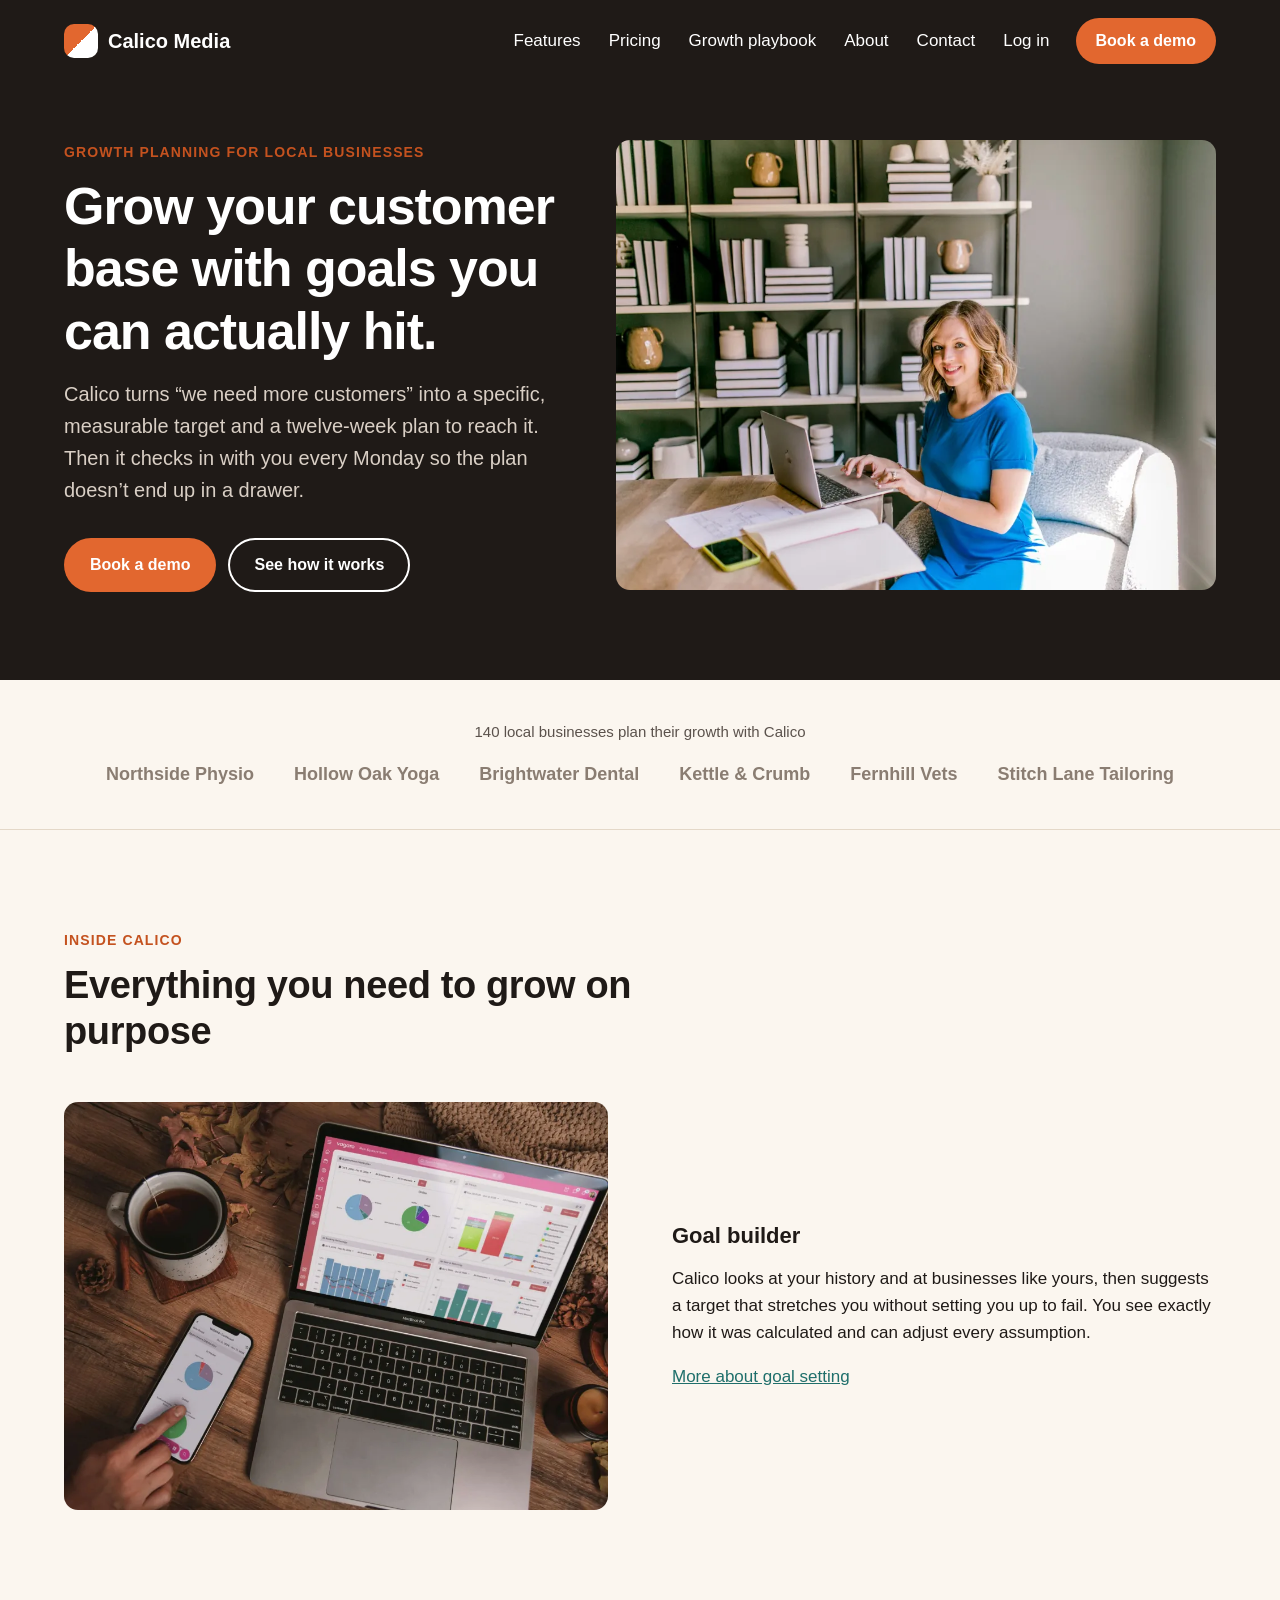
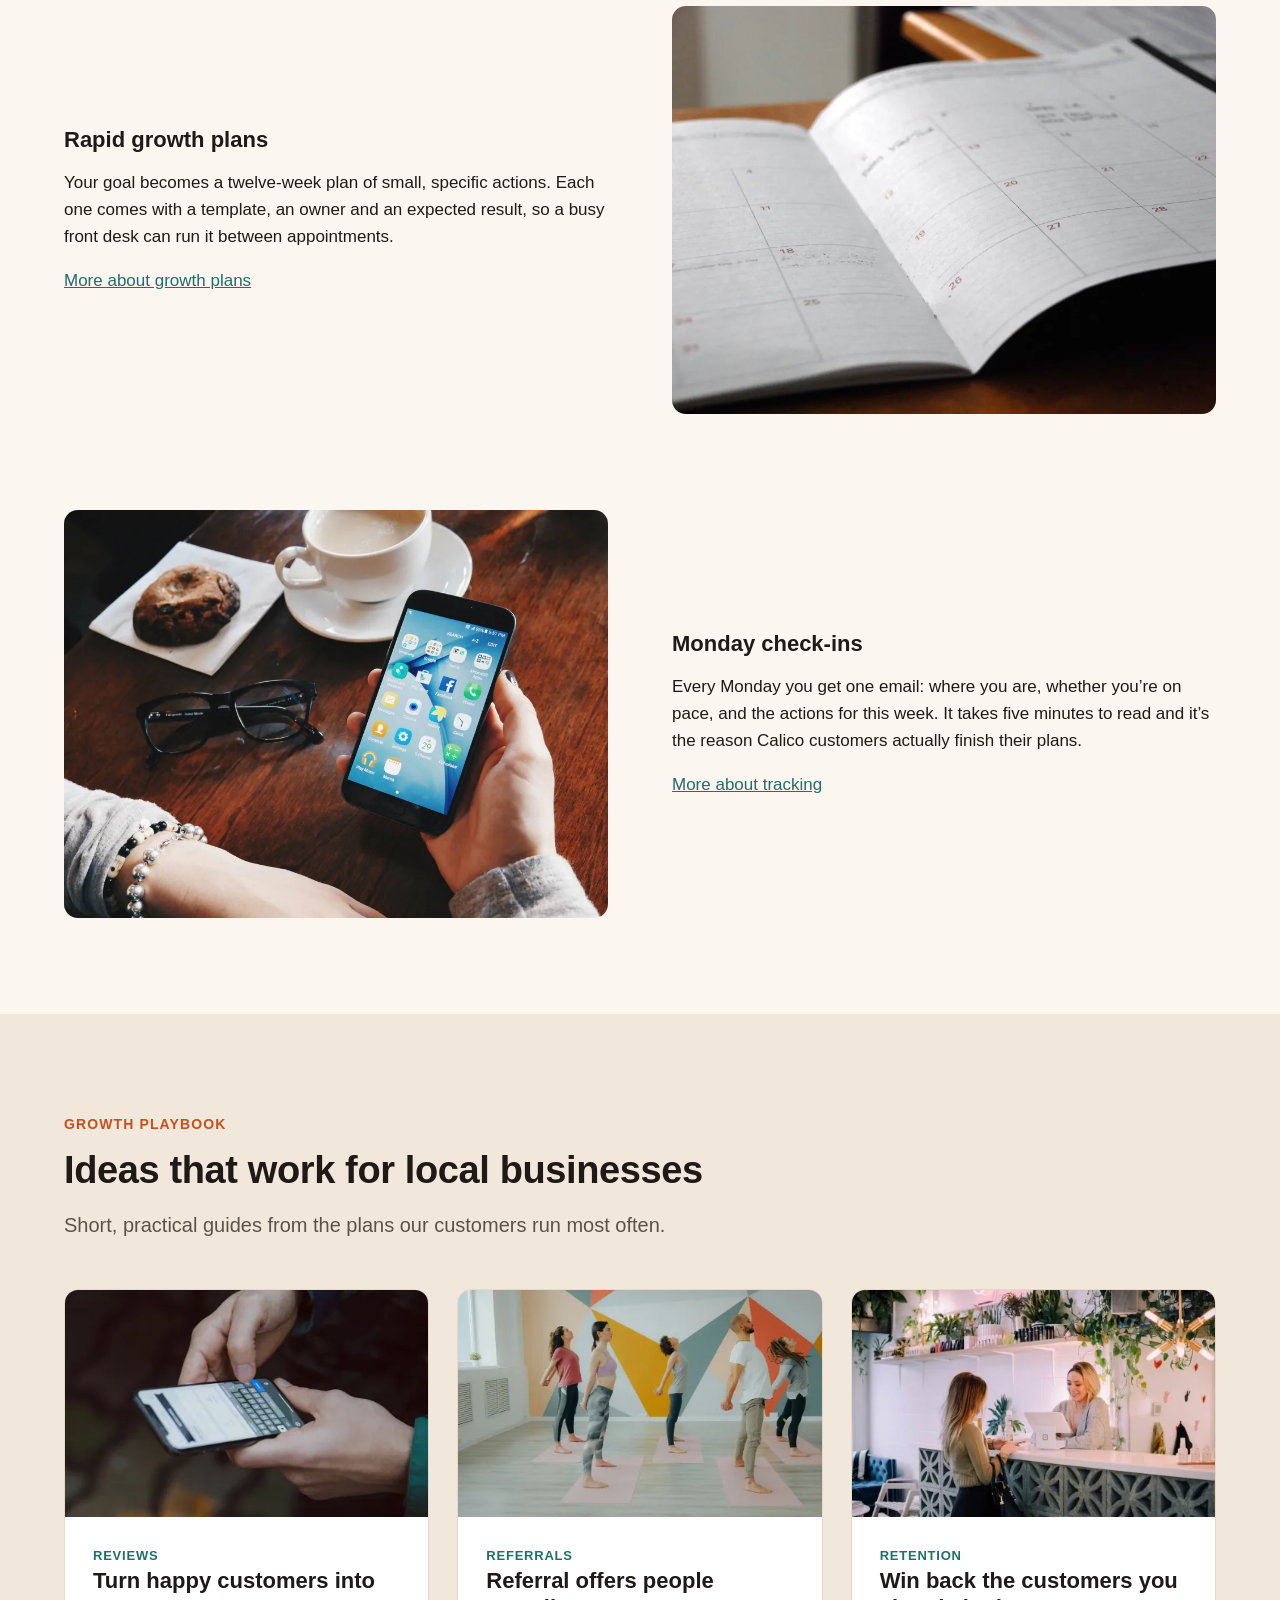
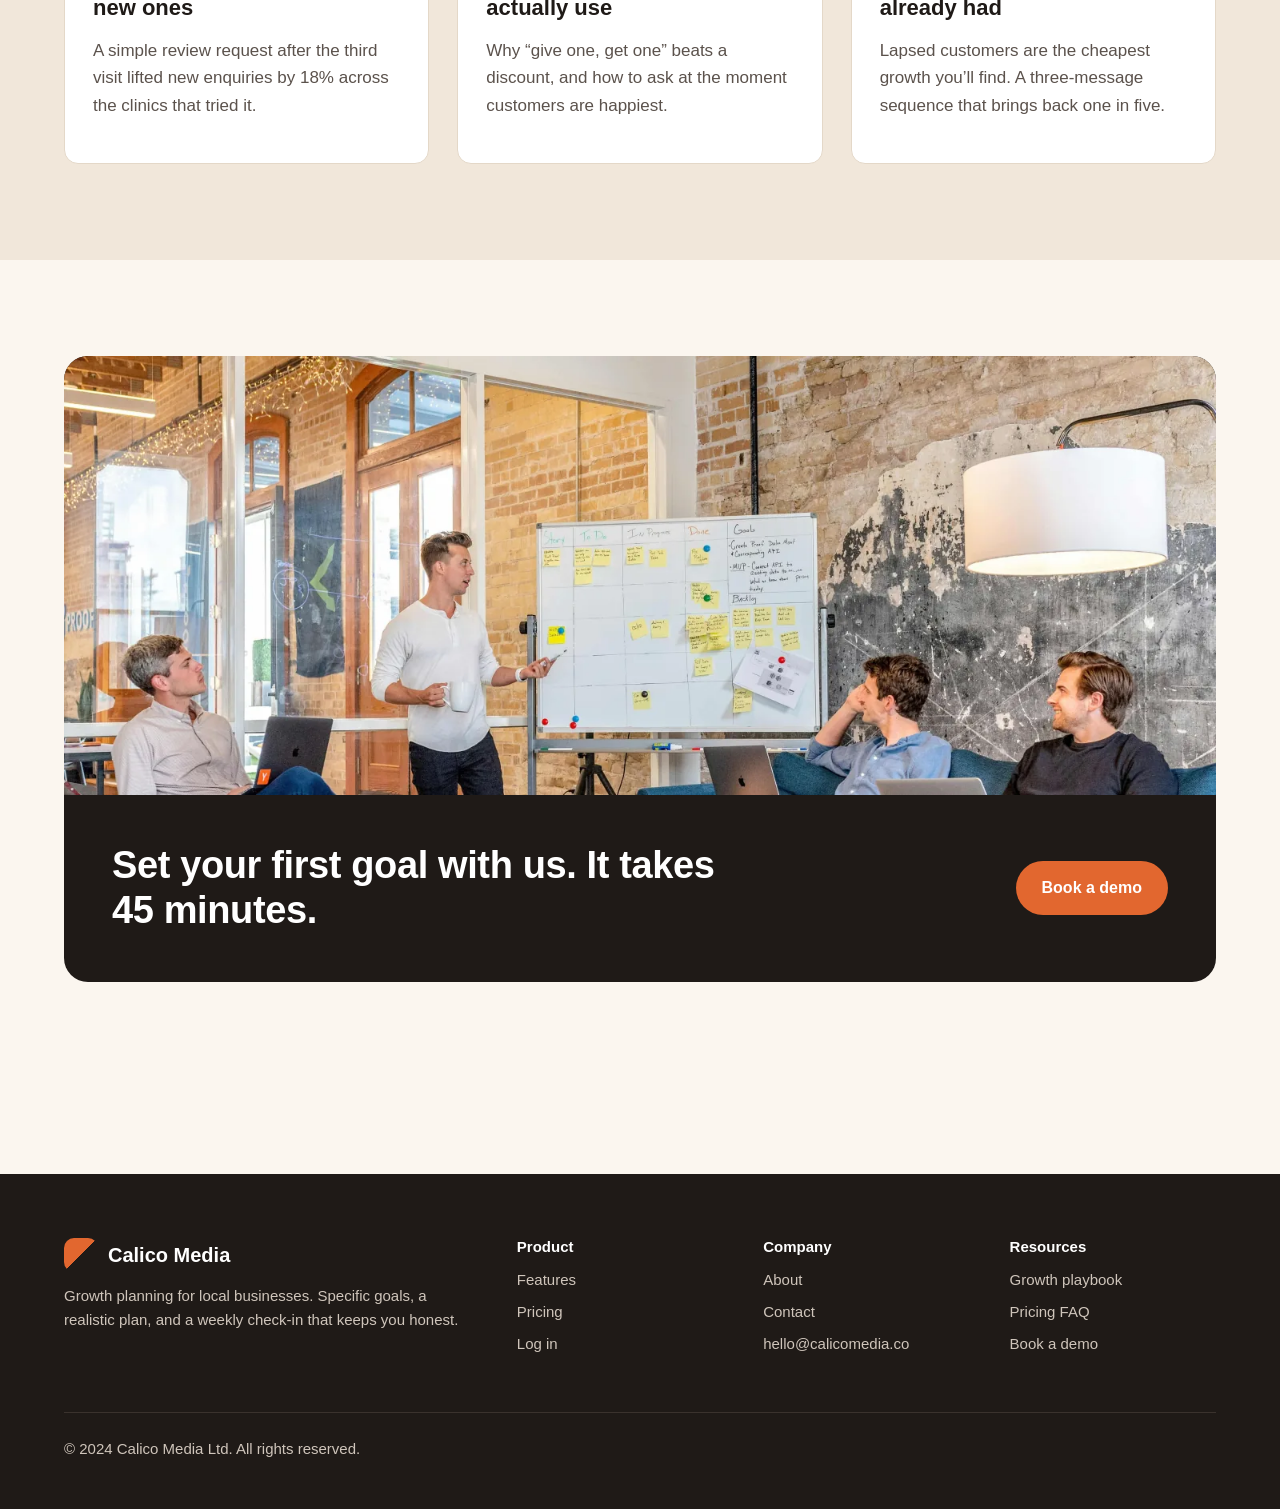
<file: public/index.html>
<!DOCTYPE html>
<html lang="en">
<head>
  <meta charset="utf-8">
  <meta name="viewport" content="width=device-width, initial-scale=1">
  <title>Calico Media | Growth planning for local businesses</title>
  <meta name="description" content="Calico helps local businesses grow their customer base with specific, measurable, realistic goals and a rapid growth plan you can run every week.">
  <link rel="stylesheet" href="css/styles.css">
</head>
<body>
  <header class="site-header site-header--home">
    <div class="container">
      <a class="logo" href="index.html"><span class="logo-mark"></span>Calico Media</a>
      <nav aria-label="Main">
        <ul class="nav-links">
          <li><a href="features.html">Features</a></li>
          <li><a href="pricing.html">Pricing</a></li>
          <li><a href="#playbook">Growth playbook</a></li>
          <li><a href="about.html">About</a></li>
          <li><a href="contact.html">Contact</a></li>
          <li><a href="https://app.calicomedia.co/login">Log in</a></li>
          <li><a class="btn" href="contact.html">Book a demo</a></li>
        </ul>
      </nav>
    </div>
  </header>

  <main>
    <section class="hero">
      <div class="container hero-inner">
        <div class="hero-text">
          <span class="eyebrow">Growth planning for local businesses</span>
          <h1>Grow your customer base with goals you can actually hit.</h1>
          <p class="lead">Calico turns &ldquo;we need more customers&rdquo; into a specific, measurable target and a twelve-week plan to reach it. Then it checks in with you every Monday so the plan doesn&rsquo;t end up in a drawer.</p>
          <div class="hero-actions">
            <a class="btn" href="contact.html">Book a demo</a>
            <a class="btn btn--ghost" href="features.html">See how it works</a>
          </div>
        </div>
        <div class="hero-media">
          <img class="hero-image" src="images/hero-weekly-plan-960.webp" srcset="images/hero-weekly-plan-480.webp 480w, images/hero-weekly-plan-960.webp 960w, images/hero-weekly-plan-1440.webp 1440w" sizes="(max-width: 1024px) calc(100vw - 48px), 600px" alt="A business owner at her desk with a laptop and an open planner" fetchpriority="high" decoding="async">
        </div>
      </div>
    </section>

    <section class="trust">
      <div class="container">
        <p>140 local businesses plan their growth with Calico</p>
        <ul class="trust-list">
          <li>Northside Physio</li>
          <li>Hollow Oak Yoga</li>
          <li>Brightwater Dental</li>
          <li>Kettle &amp; Crumb</li>
          <li>Fernhill Vets</li>
          <li>Stitch Lane Tailoring</li>
        </ul>
      </div>
    </section>

    <section class="section">
      <div class="container">
        <div class="section-intro">
          <span class="eyebrow">Inside Calico</span>
          <h2>Everything you need to grow on purpose</h2>
        </div>

        <div class="feature-row">
          <div class="feature-media">
            <img src="images/feature-goal-builder-960.webp" srcset="images/feature-goal-builder-480.webp 480w, images/feature-goal-builder-960.webp 960w, images/feature-goal-builder-1440.webp 1440w" sizes="(max-width: 768px) calc(100vw - 48px), (max-width: 1199px) calc((100vw - 112px) / 2), 544px" alt="Growth charts on a laptop and phone beside a cup of tea" loading="lazy" decoding="async">
          </div>
          <div>
            <h3>Goal builder</h3>
            <p>Calico looks at your history and at businesses like yours, then suggests a target that stretches you without setting you up to fail. You see exactly how it was calculated and can adjust every assumption.</p>
            <a href="features.html">More about goal setting</a>
          </div>
        </div>

        <div class="feature-row feature-row--reverse">
          <div class="feature-media">
            <img src="images/feature-growth-plan-960.webp" srcset="images/feature-growth-plan-480.webp 480w, images/feature-growth-plan-960.webp 960w, images/feature-growth-plan-1440.webp 1440w" sizes="(max-width: 768px) calc(100vw - 48px), (max-width: 1199px) calc((100vw - 112px) / 2), 544px" alt="An open planner showing the weeks ahead" loading="lazy" decoding="async">
          </div>
          <div>
            <h3>Rapid growth plans</h3>
            <p>Your goal becomes a twelve-week plan of small, specific actions. Each one comes with a template, an owner and an expected result, so a busy front desk can run it between appointments.</p>
            <a href="features.html">More about growth plans</a>
          </div>
        </div>

        <div class="feature-row">
          <div class="feature-media">
            <img src="images/feature-monday-checkin-960.webp" srcset="images/feature-monday-checkin-480.webp 480w, images/feature-monday-checkin-960.webp 960w, images/feature-monday-checkin-1440.webp 1440w" sizes="(max-width: 768px) calc(100vw - 48px), (max-width: 1199px) calc((100vw - 112px) / 2), 544px" alt="Checking a phone over coffee on a Monday morning" loading="lazy" decoding="async">
          </div>
          <div>
            <h3>Monday check-ins</h3>
            <p>Every Monday you get one email: where you are, whether you&rsquo;re on pace, and the actions for this week. It takes five minutes to read and it&rsquo;s the reason Calico customers actually finish their plans.</p>
            <a href="features.html">More about tracking</a>
          </div>
        </div>
      </div>
    </section>

    <section class="section section--sand" id="playbook">
      <div class="container">
        <div class="section-intro">
          <span class="eyebrow">Growth playbook</span>
          <h2>Ideas that work for local businesses</h2>
          <p class="lead">Short, practical guides from the plans our customers run most often.</p>
        </div>
        <div class="playbook-grid">
          <article class="card">
            <img src="images/playbook-reviews-960.webp" srcset="images/playbook-reviews-480.webp 480w, images/playbook-reviews-960.webp 960w, images/playbook-reviews-1440.webp 1440w" sizes="(max-width: 768px) calc(100vw - 48px), (max-width: 1199px) calc((100vw - 104px) / 3), 365px" alt="A customer typing a review on their phone" loading="lazy" decoding="async">
            <div class="card-body">
              <span class="card-tag">Reviews</span>
              <h3>Turn happy customers into new ones</h3>
              <p>A simple review request after the third visit lifted new enquiries by 18% across the clinics that tried it.</p>
            </div>
          </article>
          <article class="card">
            <img src="images/playbook-referrals-960.webp" srcset="images/playbook-referrals-480.webp 480w, images/playbook-referrals-960.webp 960w, images/playbook-referrals-1440.webp 1440w" sizes="(max-width: 768px) calc(100vw - 48px), (max-width: 1199px) calc((100vw - 104px) / 3), 365px" alt="A group class stretching together in a yoga studio" loading="lazy" decoding="async">
            <div class="card-body">
              <span class="card-tag">Referrals</span>
              <h3>Referral offers people actually use</h3>
              <p>Why &ldquo;give one, get one&rdquo; beats a discount, and how to ask at the moment customers are happiest.</p>
            </div>
          </article>
          <article class="card">
            <img src="images/playbook-rebooking-960.webp" srcset="images/playbook-rebooking-480.webp 480w, images/playbook-rebooking-960.webp 960w, images/playbook-rebooking-1440.webp 1440w" sizes="(max-width: 768px) calc(100vw - 48px), (max-width: 1199px) calc((100vw - 104px) / 3), 365px" alt="A customer at the front desk booking her next visit" loading="lazy" decoding="async">
            <div class="card-body">
              <span class="card-tag">Retention</span>
              <h3>Win back the customers you already had</h3>
              <p>Lapsed customers are the cheapest growth you&rsquo;ll find. A three-message sequence that brings back one in five.</p>
            </div>
          </article>
        </div>
      </div>
    </section>

    <section class="section">
      <div class="container">
        <div class="cta-band">
          <img src="images/team-workshop-960.webp" srcset="images/team-workshop-480.webp 480w, images/team-workshop-960.webp 960w, images/team-workshop-1440.webp 1440w" sizes="(max-width: 1199px) calc(100vw - 48px), 1152px" alt="The Calico Media team planning around a whiteboard" loading="lazy" decoding="async">
          <div class="cta-body">
            <h2>Set your first goal with us. It takes 45 minutes.</h2>
            <a class="btn" href="contact.html">Book a demo</a>
          </div>
        </div>
      </div>
    </section>
  </main>

  <footer class="site-footer">
    <div class="container">
      <div class="footer-grid">
        <div>
          <a class="logo" href="index.html"><span class="logo-mark"></span>Calico Media</a>
          <p>Growth planning for local businesses. Specific goals, a realistic plan, and a weekly check-in that keeps you honest.</p>
        </div>
        <div>
          <h4>Product</h4>
          <ul>
            <li><a href="features.html">Features</a></li>
            <li><a href="pricing.html">Pricing</a></li>
            <li><a href="https://app.calicomedia.co/login">Log in</a></li>
          </ul>
        </div>
        <div>
          <h4>Company</h4>
          <ul>
            <li><a href="about.html">About</a></li>
            <li><a href="contact.html">Contact</a></li>
            <li><a href="mailto:hello@calicomedia.co">hello@calicomedia.co</a></li>
          </ul>
        </div>
        <div>
          <h4>Resources</h4>
          <ul>
            <li><a href="index.html#playbook">Growth playbook</a></li>
            <li><a href="pricing.html#faq">Pricing FAQ</a></li>
            <li><a href="contact.html">Book a demo</a></li>
          </ul>
        </div>
      </div>
      <div class="footer-bottom">
        <p>&copy; 2024 Calico Media Ltd. All rights reserved.</p>
      </div>
    </div>
  </footer>
</body>
</html>
</file>
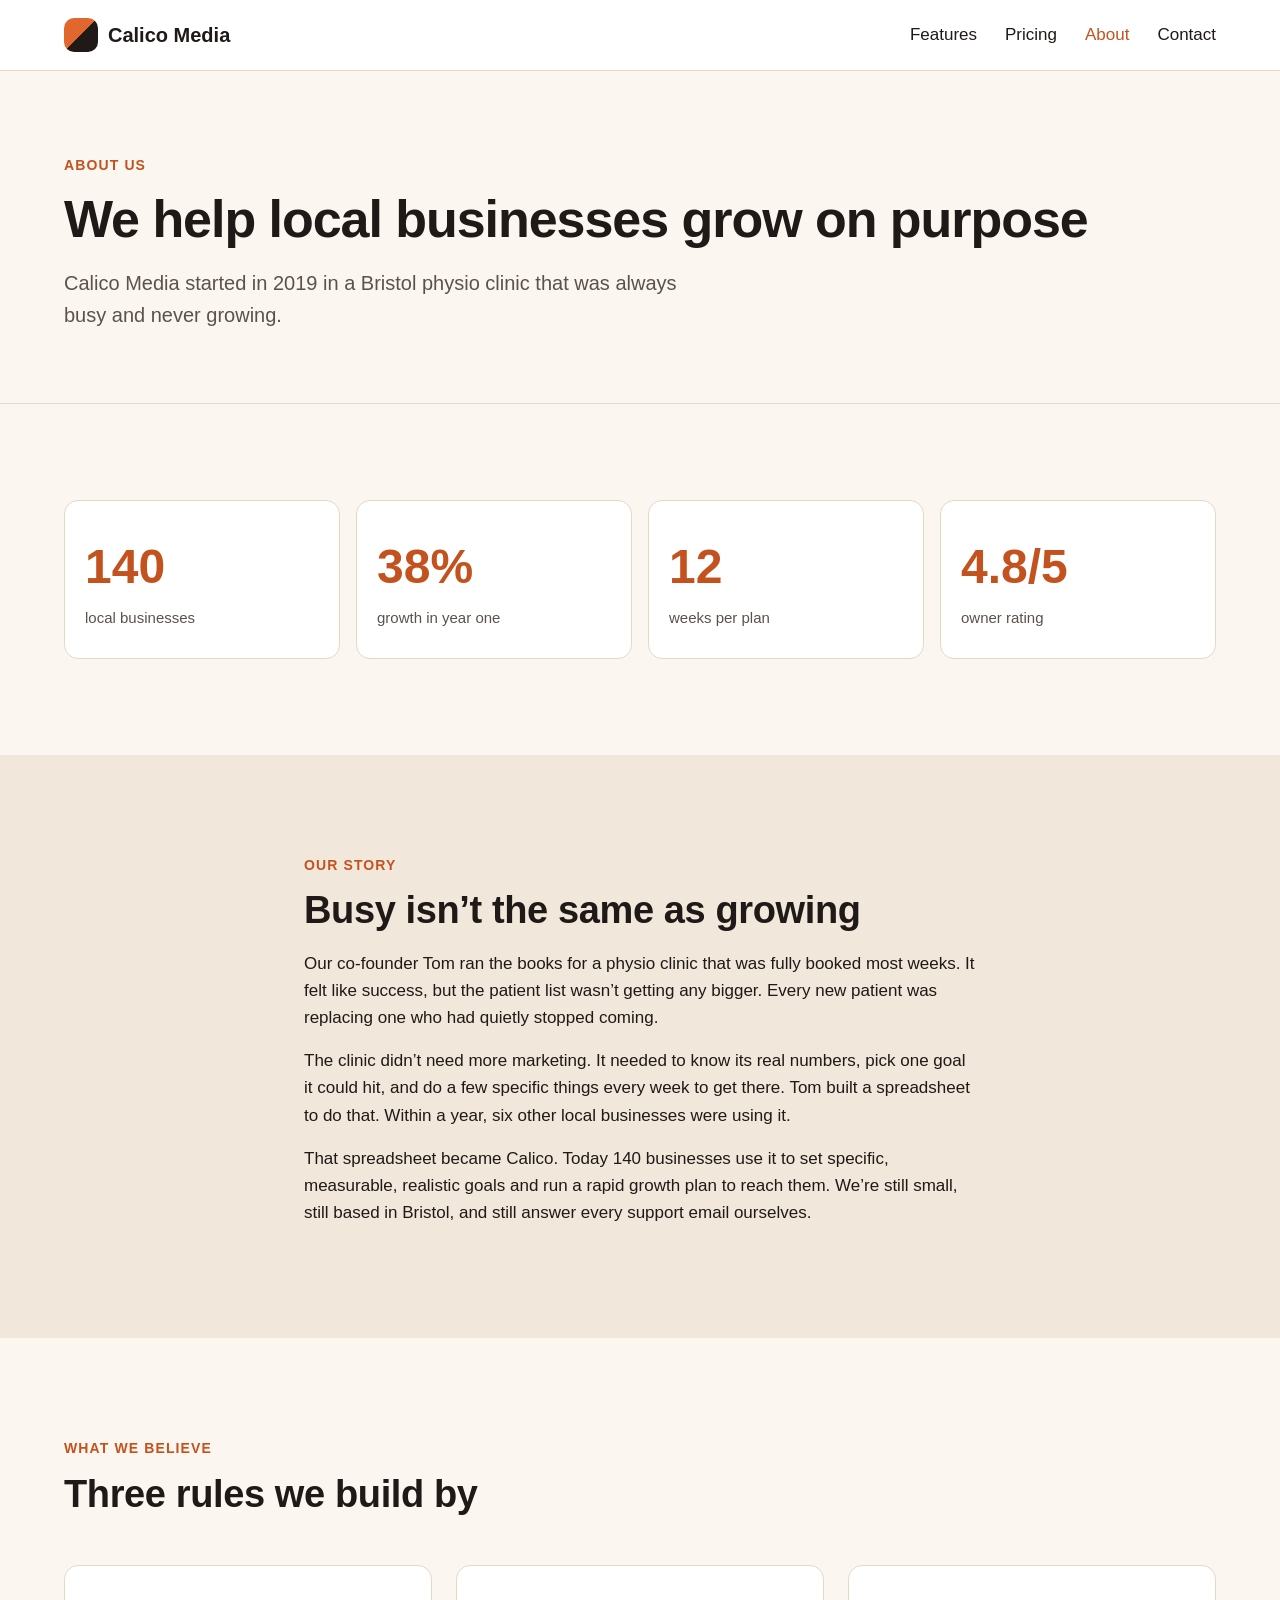
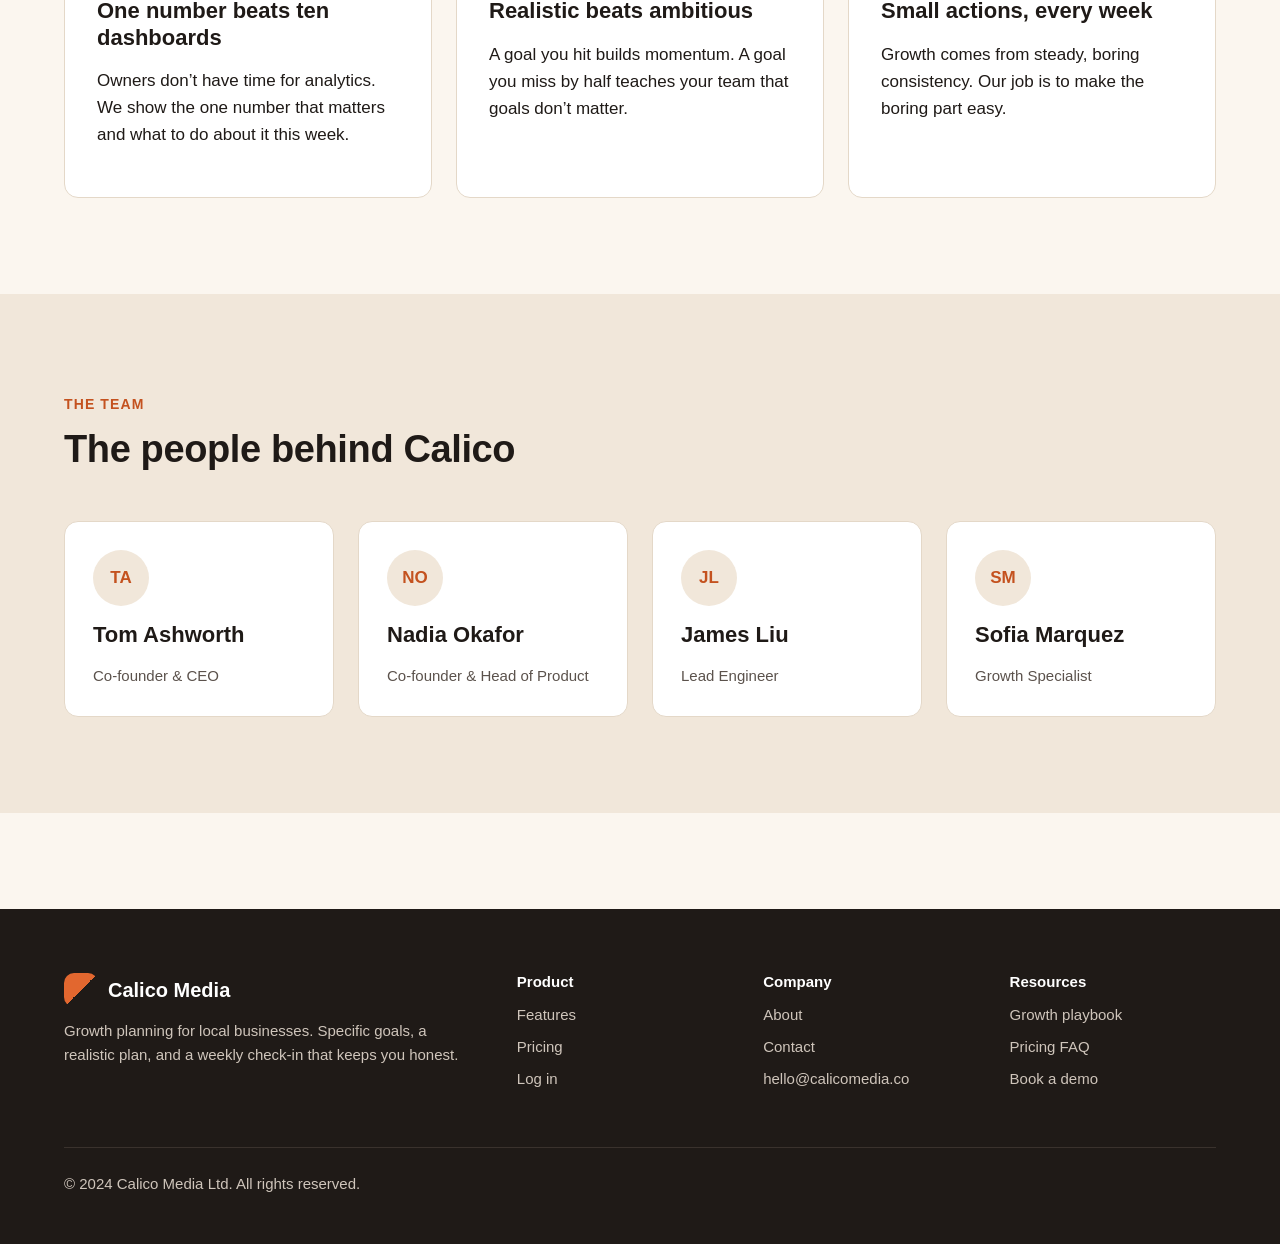
<file: public/about.html>
<!DOCTYPE html>
<html lang="en">
<head>
  <meta charset="utf-8">
  <meta name="viewport" content="width=device-width, initial-scale=1">
  <title>About | Calico Media</title>
  <meta name="description" content="Calico Media builds growth planning software for local businesses. Here is who we are and why we started.">
  <link rel="stylesheet" href="css/styles.css">
</head>
<body>
  <header class="site-header">
    <div class="container">
      <a class="logo" href="index.html"><span class="logo-mark"></span>Calico Media</a>
      <nav aria-label="Main">
        <ul class="nav-links">
          <li><a href="features.html">Features</a></li>
          <li><a href="pricing.html">Pricing</a></li>
          <li><a href="about.html" aria-current="page">About</a></li>
          <li><a href="contact.html">Contact</a></li>
        </ul>
      </nav>
    </div>
  </header>

  <main>
    <section class="page-header">
      <div class="container">
        <span class="eyebrow">About us</span>
        <h1>We help local businesses grow on purpose</h1>
        <p class="lead">Calico Media started in 2019 in a Bristol physio clinic that was always busy and never growing.</p>
      </div>
    </section>

    <section class="section">
      <div class="container">
        <div class="stats">
          <div class="stat">
            <span class="stat-number">140</span>
            <span class="stat-label">local businesses</span>
          </div>
          <div class="stat">
            <span class="stat-number">38%</span>
            <span class="stat-label">growth in year one</span>
          </div>
          <div class="stat">
            <span class="stat-number">12</span>
            <span class="stat-label">weeks per plan</span>
          </div>
          <div class="stat">
            <span class="stat-number">4.8/5</span>
            <span class="stat-label">owner rating</span>
          </div>
        </div>
      </div>
    </section>

    <section class="section section--sand">
      <div class="container prose">
        <span class="eyebrow">Our story</span>
        <h2>Busy isn&rsquo;t the same as growing</h2>
        <p>Our co-founder Tom ran the books for a physio clinic that was fully booked most weeks. It felt like success, but the patient list wasn&rsquo;t getting any bigger. Every new patient was replacing one who had quietly stopped coming.</p>
        <p>The clinic didn&rsquo;t need more marketing. It needed to know its real numbers, pick one goal it could hit, and do a few specific things every week to get there. Tom built a spreadsheet to do that. Within a year, six other local businesses were using it.</p>
        <p>That spreadsheet became Calico. Today 140 businesses use it to set specific, measurable, realistic goals and run a rapid growth plan to reach them. We&rsquo;re still small, still based in Bristol, and still answer every support email ourselves.</p>
      </div>
    </section>

    <section class="section">
      <div class="container">
        <div class="section-intro">
          <span class="eyebrow">What we believe</span>
          <h2>Three rules we build by</h2>
        </div>
        <div class="steps">
          <div class="step">
            <h3>One number beats ten dashboards</h3>
            <p>Owners don&rsquo;t have time for analytics. We show the one number that matters and what to do about it this week.</p>
          </div>
          <div class="step">
            <h3>Realistic beats ambitious</h3>
            <p>A goal you hit builds momentum. A goal you miss by half teaches your team that goals don&rsquo;t matter.</p>
          </div>
          <div class="step">
            <h3>Small actions, every week</h3>
            <p>Growth comes from steady, boring consistency. Our job is to make the boring part easy.</p>
          </div>
        </div>
      </div>
    </section>

    <section class="section section--sand">
      <div class="container">
        <div class="section-intro">
          <span class="eyebrow">The team</span>
          <h2>The people behind Calico</h2>
        </div>
        <div class="team-grid">
          <div class="person">
            <div class="avatar">TA</div>
            <h3>Tom Ashworth</h3>
            <p>Co-founder &amp; CEO</p>
          </div>
          <div class="person">
            <div class="avatar">NO</div>
            <h3>Nadia Okafor</h3>
            <p>Co-founder &amp; Head of Product</p>
          </div>
          <div class="person">
            <div class="avatar">JL</div>
            <h3>James Liu</h3>
            <p>Lead Engineer</p>
          </div>
          <div class="person">
            <div class="avatar">SM</div>
            <h3>Sofia Marquez</h3>
            <p>Growth Specialist</p>
          </div>
        </div>
      </div>
    </section>
  </main>

  <footer class="site-footer">
    <div class="container">
      <div class="footer-grid">
        <div>
          <a class="logo" href="index.html"><span class="logo-mark"></span>Calico Media</a>
          <p>Growth planning for local businesses. Specific goals, a realistic plan, and a weekly check-in that keeps you honest.</p>
        </div>
        <div>
          <h4>Product</h4>
          <ul>
            <li><a href="features.html">Features</a></li>
            <li><a href="pricing.html">Pricing</a></li>
            <li><a href="https://app.calicomedia.co/login">Log in</a></li>
          </ul>
        </div>
        <div>
          <h4>Company</h4>
          <ul>
            <li><a href="about.html">About</a></li>
            <li><a href="contact.html">Contact</a></li>
            <li><a href="mailto:hello@calicomedia.co">hello@calicomedia.co</a></li>
          </ul>
        </div>
        <div>
          <h4>Resources</h4>
          <ul>
            <li><a href="index.html#playbook">Growth playbook</a></li>
            <li><a href="pricing.html#faq">Pricing FAQ</a></li>
            <li><a href="contact.html">Book a demo</a></li>
          </ul>
        </div>
      </div>
      <div class="footer-bottom">
        <p>&copy; 2024 Calico Media Ltd. All rights reserved.</p>
      </div>
    </div>
  </footer>
</body>
</html>
</file>
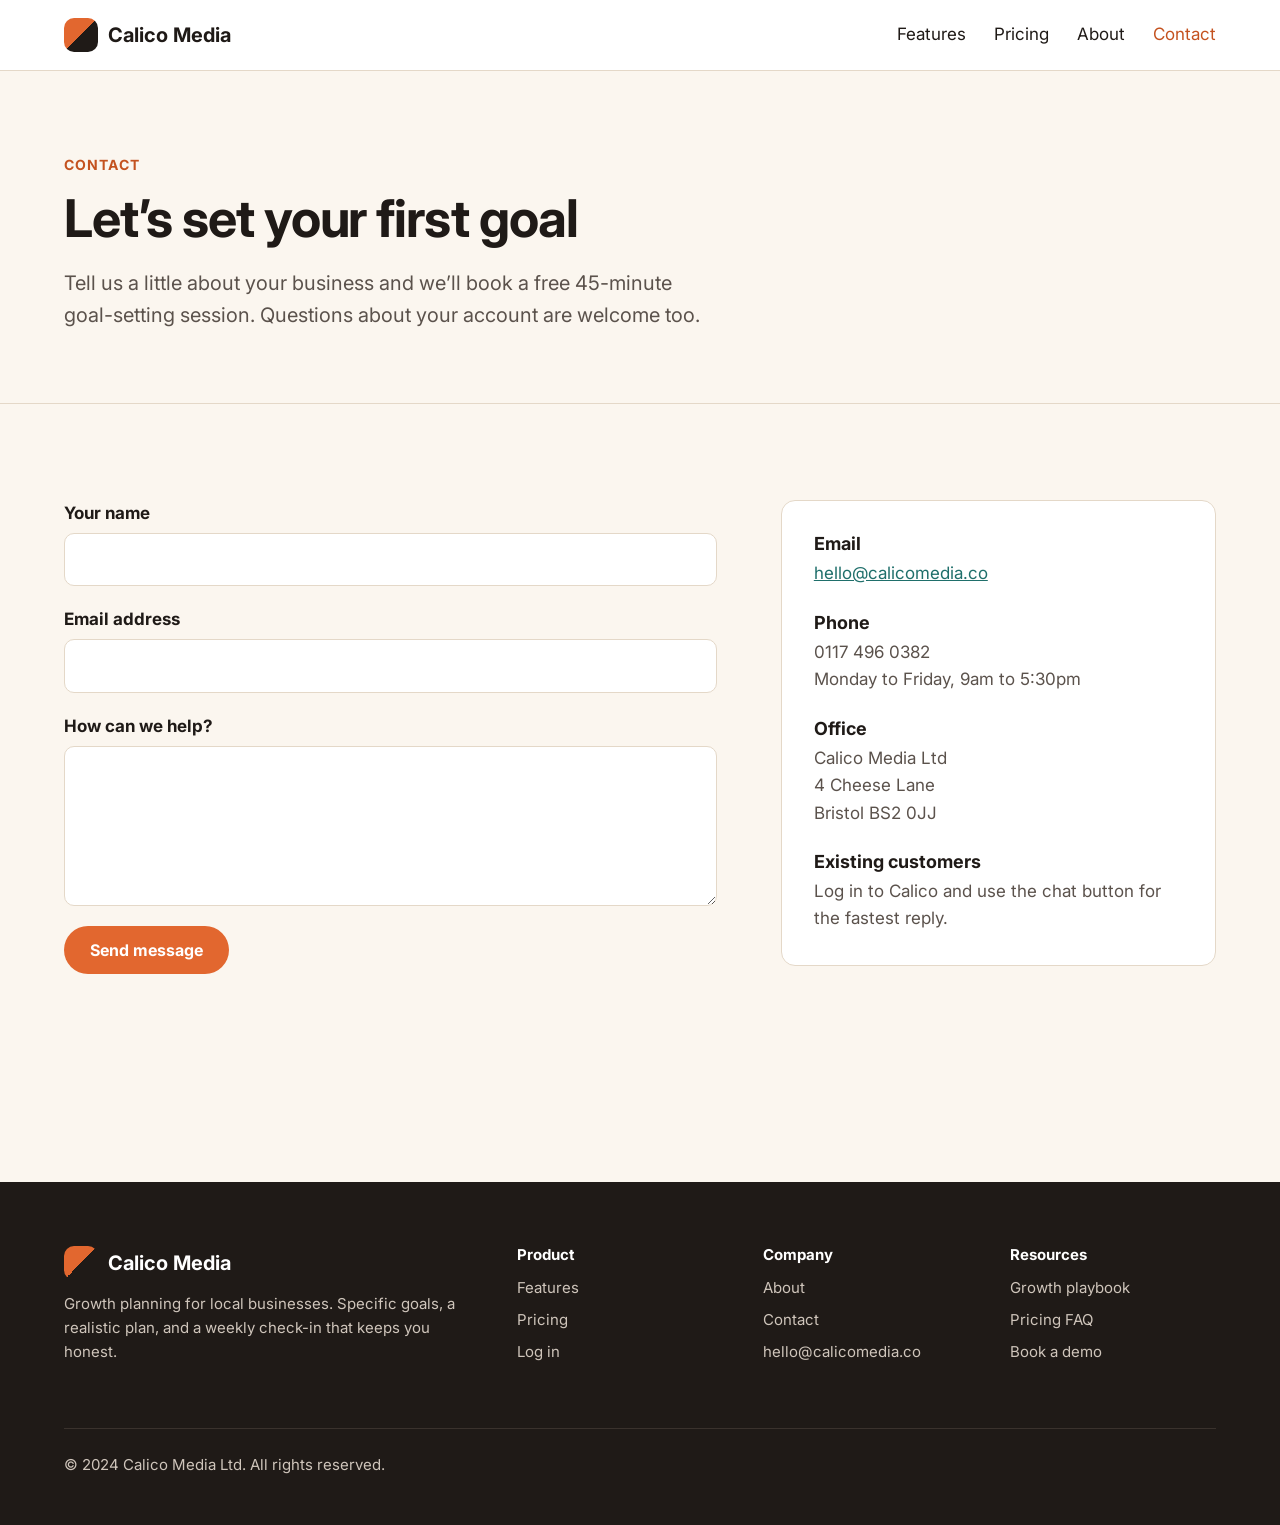
<file: public/contact.html>
<!DOCTYPE html>
<html lang="en">
<head>
  <meta charset="utf-8">
  <meta name="viewport" content="width=device-width, initial-scale=1">
  <title>Contact | Calico Media</title>
  <meta name="description" content="Book a demo or ask us a question. We reply within one business day.">
  <link rel="preconnect" href="https://fonts.googleapis.com">
  <link rel="preconnect" href="https://fonts.gstatic.com" crossorigin>
  <link href="https://fonts.googleapis.com/css2?family=Inter:wght@100;200;300;400;500;600;700;800;900&display=swap" rel="stylesheet">
  <link rel="stylesheet" href="css/styles.css">
</head>
<body>
  <header class="site-header">
    <div class="container">
      <a class="logo" href="index.html"><span class="logo-mark"></span>Calico Media</a>
      <nav aria-label="Main">
        <ul class="nav-links">
          <li><a href="features.html">Features</a></li>
          <li><a href="pricing.html">Pricing</a></li>
          <li><a href="about.html">About</a></li>
          <li><a href="contact.html" aria-current="page">Contact</a></li>
        </ul>
      </nav>
    </div>
  </header>

  <main>
    <section class="page-header">
      <div class="container">
        <span class="eyebrow">Contact</span>
        <h1>Let&rsquo;s set your first goal</h1>
        <p class="lead">Tell us a little about your business and we&rsquo;ll book a free 45-minute goal-setting session. Questions about your account are welcome too.</p>
      </div>
    </section>

    <section class="section">
      <div class="container contact-layout">
        <form class="contact-form" id="contact-form" action="/contact" method="post">
          <input type="hidden" id="form-loaded-at" name="form_loaded_at">

          <div class="contact-form__honeypot" aria-hidden="true">
            <label for="website">Website</label>
            <input type="text" id="website" name="website" tabindex="-1" autocomplete="off">
          </div>

          <label for="name">Your name</label>
          <input type="text" id="name" name="name" required>

          <label for="email">Email address</label>
          <input type="email" id="email" name="email" required>

          <label for="message">How can we help?</label>
          <textarea id="message" name="message" required></textarea>

          <button class="btn" type="submit">Send message</button>
          <p class="form-status" id="form-status" role="status"></p>
        </form>

        <aside class="contact-aside">
          <h3>Email</h3>
          <p><a href="mailto:hello@calicomedia.co">hello@calicomedia.co</a></p>
          <h3>Phone</h3>
          <p>0117 496 0382<br>Monday to Friday, 9am to 5:30pm</p>
          <h3>Office</h3>
          <p>Calico Media Ltd<br>4 Cheese Lane<br>Bristol BS2 0JJ</p>
          <h3>Existing customers</h3>
          <p>Log in to Calico and use the chat button for the fastest reply.</p>
        </aside>
      </div>
    </section>
  </main>

  <footer class="site-footer">
    <div class="container">
      <div class="footer-grid">
        <div>
          <a class="logo" href="index.html"><span class="logo-mark"></span>Calico Media</a>
          <p>Growth planning for local businesses. Specific goals, a realistic plan, and a weekly check-in that keeps you honest.</p>
        </div>
        <div>
          <h4>Product</h4>
          <ul>
            <li><a href="features.html">Features</a></li>
            <li><a href="pricing.html">Pricing</a></li>
            <li><a href="https://app.calicomedia.co/login">Log in</a></li>
          </ul>
        </div>
        <div>
          <h4>Company</h4>
          <ul>
            <li><a href="about.html">About</a></li>
            <li><a href="contact.html">Contact</a></li>
            <li><a href="mailto:hello@calicomedia.co">hello@calicomedia.co</a></li>
          </ul>
        </div>
        <div>
          <h4>Resources</h4>
          <ul>
            <li><a href="index.html#playbook">Growth playbook</a></li>
            <li><a href="pricing.html#faq">Pricing FAQ</a></li>
            <li><a href="contact.html">Book a demo</a></li>
          </ul>
        </div>
      </div>
      <div class="footer-bottom">
        <p>&copy; 2024 Calico Media Ltd. All rights reserved.</p>
      </div>
    </div>
  </footer>
  <script src="js/contact.js"></script>
</body>
</html>
</file>
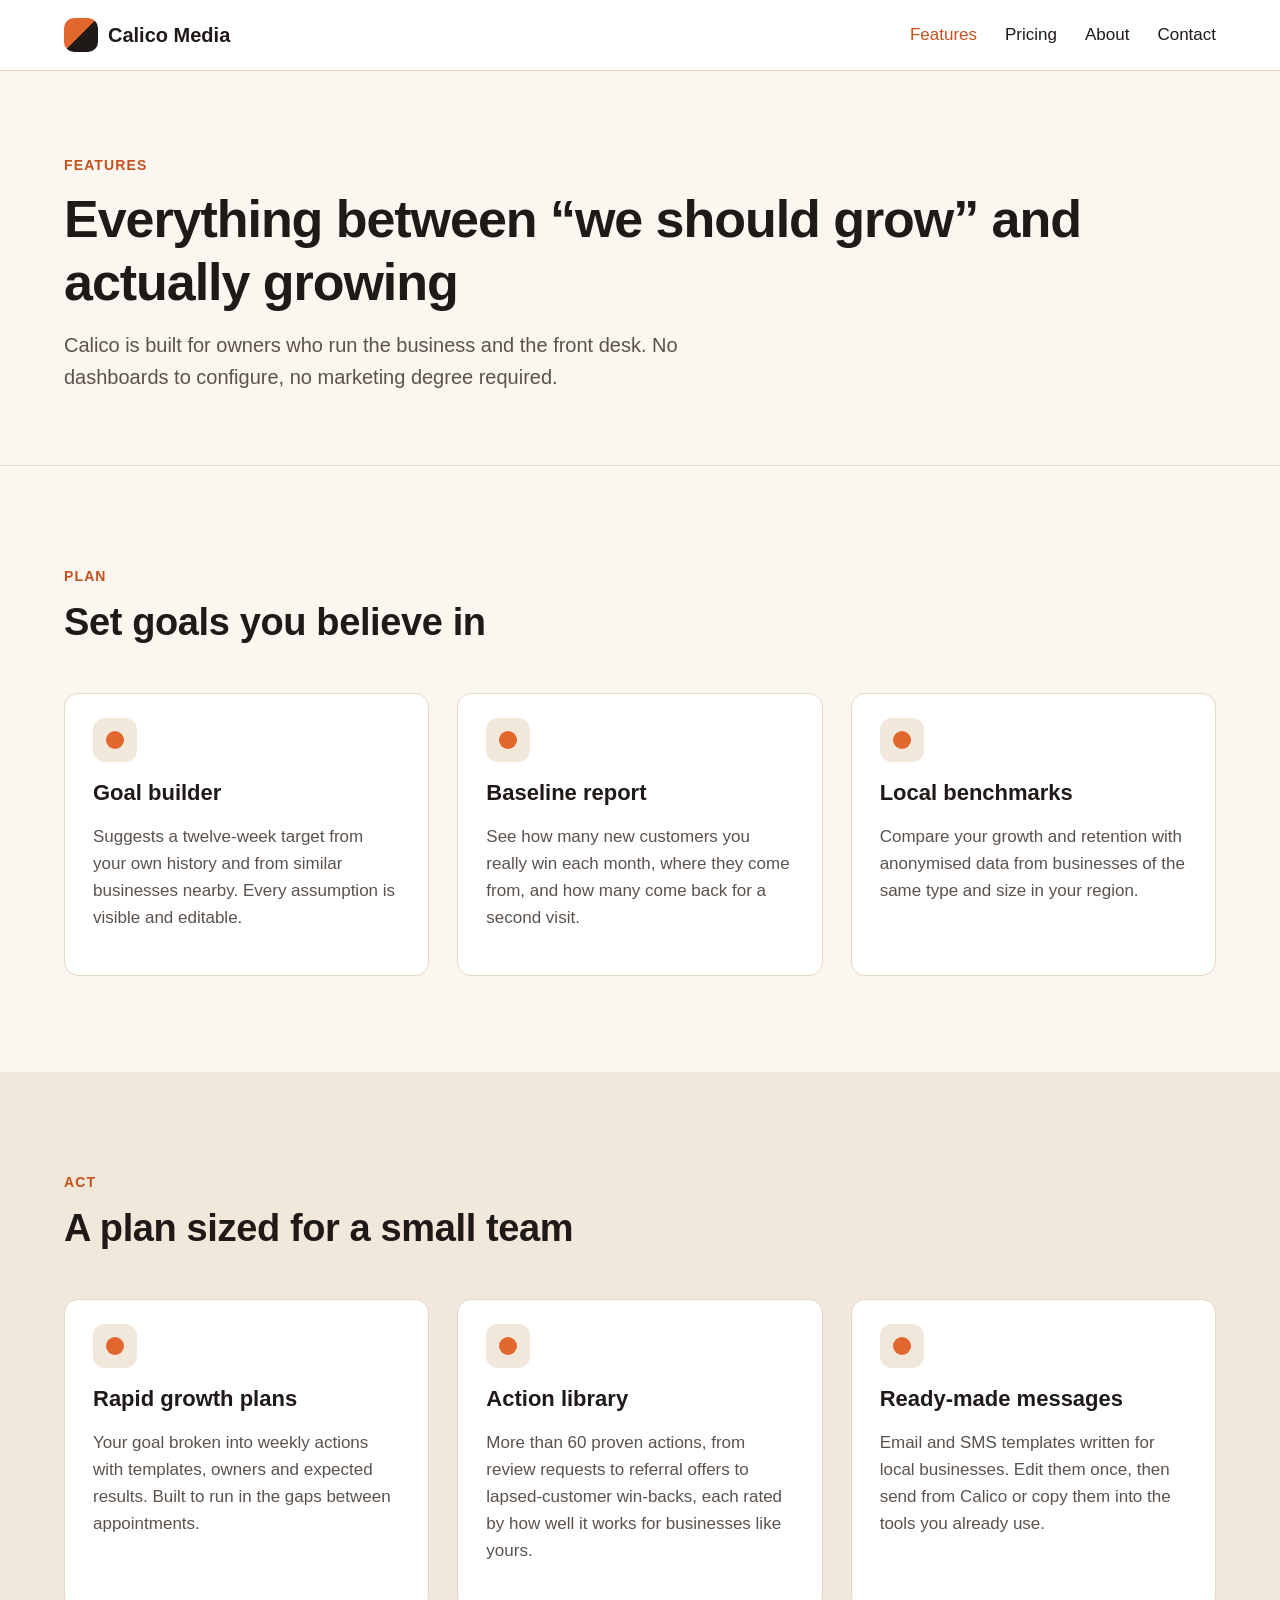
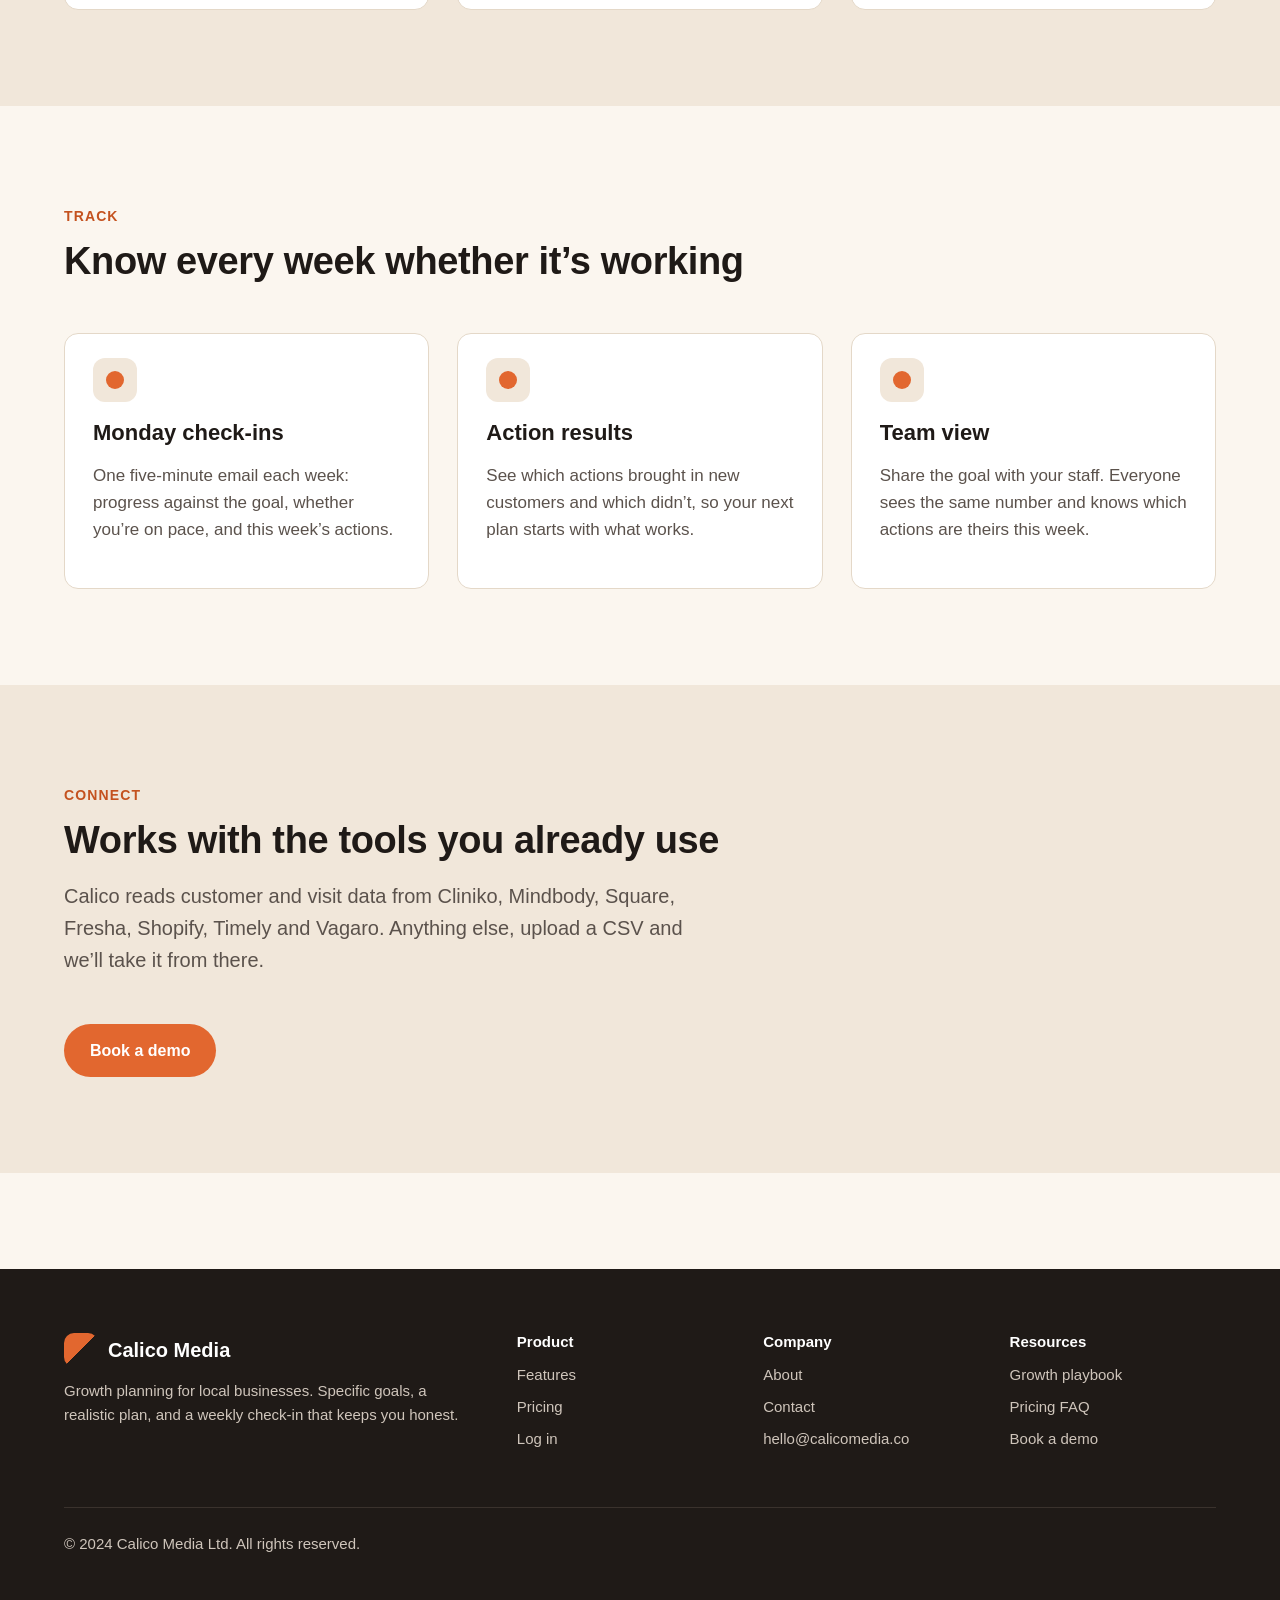
<file: public/features.html>
<!DOCTYPE html>
<html lang="en">
<head>
  <meta charset="utf-8">
  <meta name="viewport" content="width=device-width, initial-scale=1">
  <title>Features | Calico Media</title>
  <meta name="description" content="Goal builder, rapid growth plans, Monday check-ins and more. See everything Calico does to help local businesses grow.">
  <link rel="stylesheet" href="css/styles.css">
</head>
<body>
  <header class="site-header">
    <div class="container">
      <a class="logo" href="index.html"><span class="logo-mark"></span>Calico Media</a>
      <nav aria-label="Main">
        <ul class="nav-links">
          <li><a href="features.html" aria-current="page">Features</a></li>
          <li><a href="pricing.html">Pricing</a></li>
          <li><a href="about.html">About</a></li>
          <li><a href="contact.html">Contact</a></li>
        </ul>
      </nav>
    </div>
  </header>

  <main>
    <section class="page-header">
      <div class="container">
        <span class="eyebrow">Features</span>
        <h1>Everything between &ldquo;we should grow&rdquo; and actually growing</h1>
        <p class="lead">Calico is built for owners who run the business and the front desk. No dashboards to configure, no marketing degree required.</p>
      </div>
    </section>

    <section class="section">
      <div class="container">
        <div class="section-intro">
          <span class="eyebrow">Plan</span>
          <h2>Set goals you believe in</h2>
        </div>
        <div class="card-grid">
          <div class="card">
            <div class="card-body">
              <div class="icon-dot"></div>
              <h3>Goal builder</h3>
              <p>Suggests a twelve-week target from your own history and from similar businesses nearby. Every assumption is visible and editable.</p>
            </div>
          </div>
          <div class="card">
            <div class="card-body">
              <div class="icon-dot"></div>
              <h3>Baseline report</h3>
              <p>See how many new customers you really win each month, where they come from, and how many come back for a second visit.</p>
            </div>
          </div>
          <div class="card">
            <div class="card-body">
              <div class="icon-dot"></div>
              <h3>Local benchmarks</h3>
              <p>Compare your growth and retention with anonymised data from businesses of the same type and size in your region.</p>
            </div>
          </div>
        </div>
      </div>
    </section>

    <section class="section section--sand">
      <div class="container">
        <div class="section-intro">
          <span class="eyebrow">Act</span>
          <h2>A plan sized for a small team</h2>
        </div>
        <div class="card-grid">
          <div class="card">
            <div class="card-body">
              <div class="icon-dot"></div>
              <h3>Rapid growth plans</h3>
              <p>Your goal broken into weekly actions with templates, owners and expected results. Built to run in the gaps between appointments.</p>
            </div>
          </div>
          <div class="card">
            <div class="card-body">
              <div class="icon-dot"></div>
              <h3>Action library</h3>
              <p>More than 60 proven actions, from review requests to referral offers to lapsed-customer win-backs, each rated by how well it works for businesses like yours.</p>
            </div>
          </div>
          <div class="card">
            <div class="card-body">
              <div class="icon-dot"></div>
              <h3>Ready-made messages</h3>
              <p>Email and SMS templates written for local businesses. Edit them once, then send from Calico or copy them into the tools you already use.</p>
            </div>
          </div>
        </div>
      </div>
    </section>

    <section class="section">
      <div class="container">
        <div class="section-intro">
          <span class="eyebrow">Track</span>
          <h2>Know every week whether it&rsquo;s working</h2>
        </div>
        <div class="card-grid">
          <div class="card">
            <div class="card-body">
              <div class="icon-dot"></div>
              <h3>Monday check-ins</h3>
              <p>One five-minute email each week: progress against the goal, whether you&rsquo;re on pace, and this week&rsquo;s actions.</p>
            </div>
          </div>
          <div class="card">
            <div class="card-body">
              <div class="icon-dot"></div>
              <h3>Action results</h3>
              <p>See which actions brought in new customers and which didn&rsquo;t, so your next plan starts with what works.</p>
            </div>
          </div>
          <div class="card">
            <div class="card-body">
              <div class="icon-dot"></div>
              <h3>Team view</h3>
              <p>Share the goal with your staff. Everyone sees the same number and knows which actions are theirs this week.</p>
            </div>
          </div>
        </div>
      </div>
    </section>

    <section class="section section--sand">
      <div class="container">
        <div class="section-intro">
          <span class="eyebrow">Connect</span>
          <h2>Works with the tools you already use</h2>
          <p class="lead">Calico reads customer and visit data from Cliniko, Mindbody, Square, Fresha, Shopify, Timely and Vagaro. Anything else, upload a CSV and we&rsquo;ll take it from there.</p>
        </div>
        <a class="btn" href="contact.html">Book a demo</a>
      </div>
    </section>
  </main>

  <footer class="site-footer">
    <div class="container">
      <div class="footer-grid">
        <div>
          <a class="logo" href="index.html"><span class="logo-mark"></span>Calico Media</a>
          <p>Growth planning for local businesses. Specific goals, a realistic plan, and a weekly check-in that keeps you honest.</p>
        </div>
        <div>
          <h4>Product</h4>
          <ul>
            <li><a href="features.html">Features</a></li>
            <li><a href="pricing.html">Pricing</a></li>
            <li><a href="https://app.calicomedia.co/login">Log in</a></li>
          </ul>
        </div>
        <div>
          <h4>Company</h4>
          <ul>
            <li><a href="about.html">About</a></li>
            <li><a href="contact.html">Contact</a></li>
            <li><a href="mailto:hello@calicomedia.co">hello@calicomedia.co</a></li>
          </ul>
        </div>
        <div>
          <h4>Resources</h4>
          <ul>
            <li><a href="index.html#playbook">Growth playbook</a></li>
            <li><a href="pricing.html#faq">Pricing FAQ</a></li>
            <li><a href="contact.html">Book a demo</a></li>
          </ul>
        </div>
      </div>
      <div class="footer-bottom">
        <p>&copy; 2024 Calico Media Ltd. All rights reserved.</p>
      </div>
    </div>
  </footer>
</body>
</html>
</file>
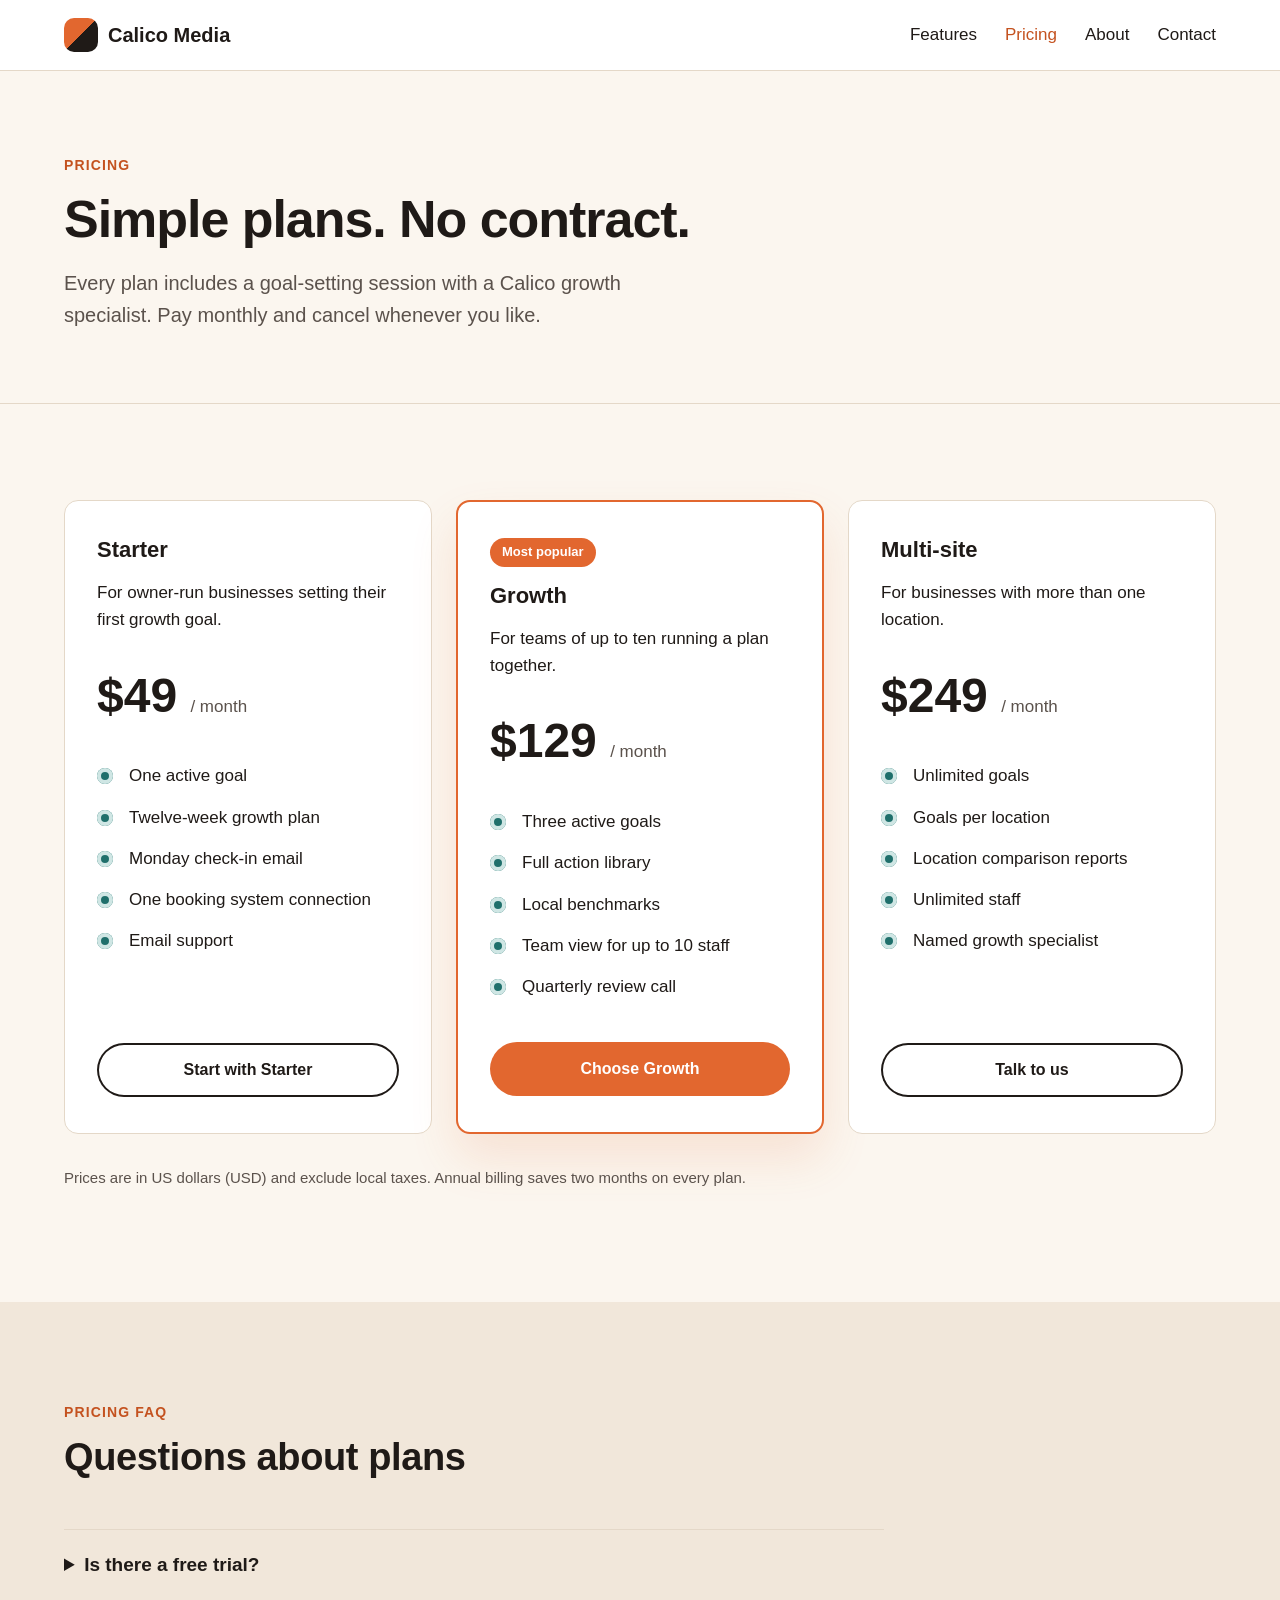
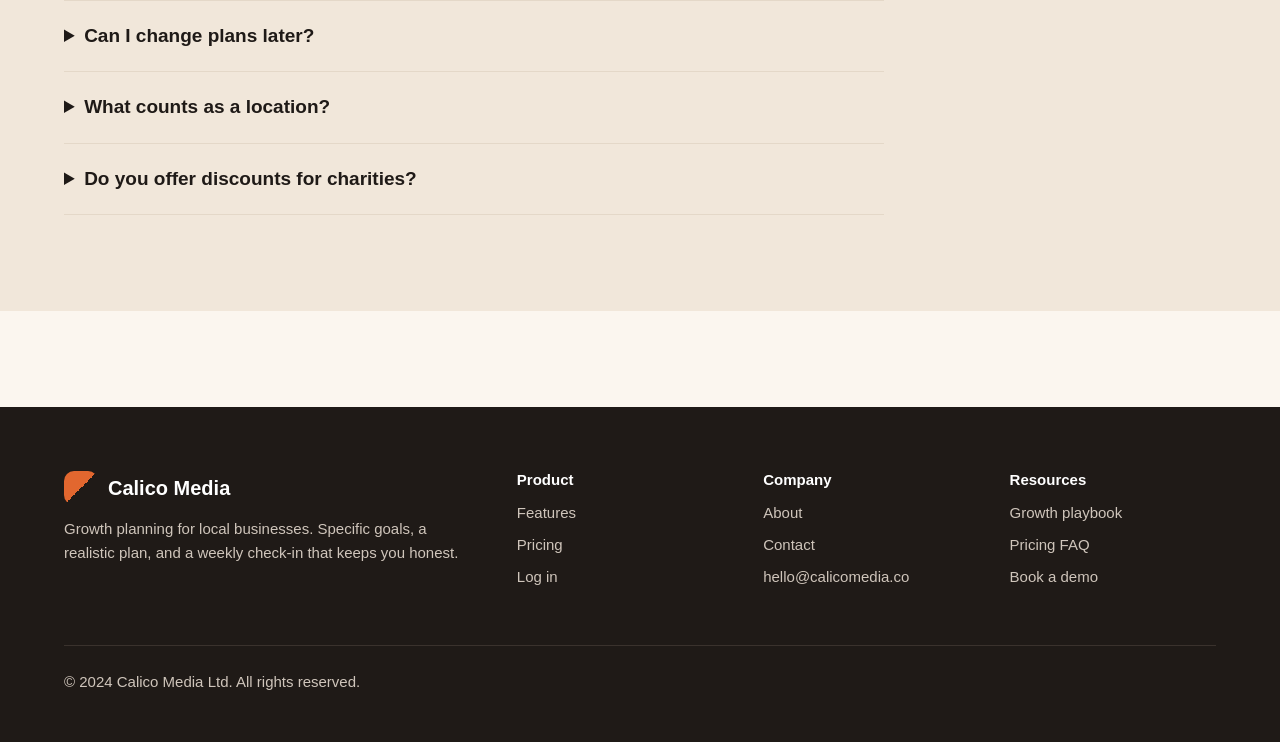
<file: public/pricing.html>
<!DOCTYPE html>
<html lang="en">
<head>
  <meta charset="utf-8">
  <meta name="viewport" content="width=device-width, initial-scale=1">
  <title>Pricing | Calico Media</title>
  <meta name="description" content="Simple monthly plans for local businesses. No contract, cancel any time.">
  <link rel="stylesheet" href="css/styles.css">
</head>
<body>
  <header class="site-header">
    <div class="container">
      <a class="logo" href="index.html"><span class="logo-mark"></span>Calico Media</a>
      <nav aria-label="Main">
        <ul class="nav-links">
          <li><a href="features.html">Features</a></li>
          <li><a href="pricing.html" aria-current="page">Pricing</a></li>
          <li><a href="about.html">About</a></li>
          <li><a href="contact.html">Contact</a></li>
        </ul>
      </nav>
    </div>
  </header>

  <main>
    <section class="page-header">
      <div class="container">
        <span class="eyebrow">Pricing</span>
        <h1>Simple plans. No contract.</h1>
        <p class="lead">Every plan includes a goal-setting session with a Calico growth specialist. Pay monthly and cancel whenever you like.</p>
      </div>
    </section>

    <section class="section">
      <div class="container">
        <div class="pricing-grid">
          <div class="pricing-card">
            <h3>Starter</h3>
            <p>For owner-run businesses setting their first growth goal.</p>
            <p class="price">$49 <small>/ month</small></p>
            <ul class="check-list">
              <li>One active goal</li>
              <li>Twelve-week growth plan</li>
              <li>Monday check-in email</li>
              <li>One booking system connection</li>
              <li>Email support</li>
            </ul>
            <a class="btn btn--ghost" href="contact.html">Start with Starter</a>
          </div>
          <div class="pricing-card pricing-card--featured">
            <span class="plan-badge">Most popular</span>
            <h3>Growth</h3>
            <p>For teams of up to ten running a plan together.</p>
            <p class="price">$129 <small>/ month</small></p>
            <ul class="check-list">
              <li>Three active goals</li>
              <li>Full action library</li>
              <li>Local benchmarks</li>
              <li>Team view for up to 10 staff</li>
              <li>Quarterly review call</li>
            </ul>
            <a class="btn" href="contact.html">Choose Growth</a>
          </div>
          <div class="pricing-card">
            <h3>Multi-site</h3>
            <p>For businesses with more than one location.</p>
            <p class="price">$249 <small>/ month</small></p>
            <ul class="check-list">
              <li>Unlimited goals</li>
              <li>Goals per location</li>
              <li>Location comparison reports</li>
              <li>Unlimited staff</li>
              <li>Named growth specialist</li>
            </ul>
            <a class="btn btn--ghost" href="contact.html">Talk to us</a>
          </div>
        </div>
        <p class="pricing-note">Prices are in US dollars (USD) and exclude local taxes. Annual billing saves two months on every plan.</p>
      </div>
    </section>

    <section class="section section--sand" id="faq">
      <div class="container">
        <div class="section-intro">
          <span class="eyebrow">Pricing FAQ</span>
          <h2>Questions about plans</h2>
        </div>
        <div class="faq">
          <details>
            <summary>Is there a free trial?</summary>
            <p>Instead of a trial we run a free 45-minute goal-setting session. You leave with a real goal and a draft plan, whether or not you sign up.</p>
          </details>
          <details>
            <summary>Can I change plans later?</summary>
            <p>Yes. Upgrade or downgrade from your account settings and we&rsquo;ll adjust your next invoice.</p>
          </details>
          <details>
            <summary>What counts as a location?</summary>
            <p>Any site with its own booking calendar or till. Mobile businesses with one calendar count as one location.</p>
          </details>
          <details>
            <summary>Do you offer discounts for charities?</summary>
            <p>Registered charities and community interest companies get 30% off any plan. Mention it when you book your demo.</p>
          </details>
        </div>
      </div>
    </section>
  </main>

  <footer class="site-footer">
    <div class="container">
      <div class="footer-grid">
        <div>
          <a class="logo" href="index.html"><span class="logo-mark"></span>Calico Media</a>
          <p>Growth planning for local businesses. Specific goals, a realistic plan, and a weekly check-in that keeps you honest.</p>
        </div>
        <div>
          <h4>Product</h4>
          <ul>
            <li><a href="features.html">Features</a></li>
            <li><a href="pricing.html">Pricing</a></li>
            <li><a href="https://app.calicomedia.co/login">Log in</a></li>
          </ul>
        </div>
        <div>
          <h4>Company</h4>
          <ul>
            <li><a href="about.html">About</a></li>
            <li><a href="contact.html">Contact</a></li>
            <li><a href="mailto:hello@calicomedia.co">hello@calicomedia.co</a></li>
          </ul>
        </div>
        <div>
          <h4>Resources</h4>
          <ul>
            <li><a href="index.html#playbook">Growth playbook</a></li>
            <li><a href="pricing.html#faq">Pricing FAQ</a></li>
            <li><a href="contact.html">Book a demo</a></li>
          </ul>
        </div>
      </div>
      <div class="footer-bottom">
        <p>&copy; 2024 Calico Media Ltd. All rights reserved.</p>
      </div>
    </div>
  </footer>
</body>
</html>
</file>
<file: public/css/styles.css>
/* Calico Media marketing site */

:root {
  --ink: #1f1a17;
  --ink-soft: #5b524c;
  --cream: #fbf6ef;
  --sand: #f1e7da;
  --white: #ffffff;
  --orange: #e2672f;
  --orange-dark: #c4521f;
  --teal: #1f6f6b;
  --line: #e4d8c8;
  --radius: 14px;
}

*,
*::before,
*::after {
  box-sizing: border-box;
}

body {
  margin: 0;
  font-family: 'Inter', -apple-system, BlinkMacSystemFont, 'Segoe UI', sans-serif;
  font-weight: 400;
  font-size: 17px;
  line-height: 1.6;
  color: var(--ink);
  background: var(--cream);
}

h1,
h2,
h3,
h4 {
  font-weight: 700;
  line-height: 1.2;
  margin: 0 0 16px;
}

h1 {
  font-size: 52px;
  letter-spacing: -0.02em;
}

h2 {
  font-size: 38px;
  letter-spacing: -0.01em;
}

h3 {
  font-size: 22px;
}

p {
  margin: 0 0 16px;
}

a {
  color: var(--teal);
}

img {
  max-width: 100%;
}

.container {
  max-width: 1200px;
  margin: 0 auto;
  padding: 0 24px;
}

.section {
  padding: 96px 0;
}

.section--sand {
  background: var(--sand);
}

.eyebrow {
  display: inline-block;
  font-size: 14px;
  font-weight: 700;
  letter-spacing: 0.08em;
  text-transform: uppercase;
  color: var(--orange-dark);
  margin-bottom: 12px;
}

.lead {
  font-size: 20px;
  color: var(--ink-soft);
  max-width: 640px;
}

.section-intro {
  max-width: 680px;
  margin-bottom: 48px;
}

.btn {
  display: inline-block;
  padding: 14px 26px;
  border-radius: 999px;
  background: var(--orange);
  color: var(--white);
  font-weight: 700;
  text-decoration: none;
  border: 0;
  font-size: 16px;
  font-family: inherit;
  cursor: pointer;
}

.btn:hover {
  background: var(--orange-dark);
}

.btn--ghost {
  background: transparent;
  color: inherit;
  box-shadow: inset 0 0 0 2px currentColor;
}

.btn--ghost:hover {
  background: rgba(255, 255, 255, 0.1);
}

/* Header */

.site-header {
  background: var(--white);
  border-bottom: 1px solid var(--line);
}

.site-header .container {
  display: flex;
  flex-wrap: wrap;
  align-items: center;
  justify-content: space-between;
  gap: 12px 32px;
  padding-top: 18px;
  padding-bottom: 18px;
}

.logo {
  display: flex;
  align-items: center;
  gap: 10px;
  flex-shrink: 0;
  font-size: 20px;
  font-weight: 700;
  color: var(--ink);
  text-decoration: none;
}

.logo-mark {
  width: 34px;
  height: 34px;
  border-radius: 10px;
  background: linear-gradient(135deg, var(--orange) 0%, var(--orange) 50%, var(--ink) 50%, var(--ink) 100%);
}

.nav-links {
  display: flex;
  flex-wrap: wrap;
  align-items: center;
  gap: 8px 28px;
  list-style: none;
  margin: 0;
  padding: 0;
}

.nav-links a {
  color: var(--ink);
  text-decoration: none;
}

.nav-links a:hover,
.nav-links a[aria-current='page'] {
  color: var(--orange-dark);
}

.site-header--home {
  background: var(--ink);
  border-bottom: 0;
}

.site-header--home .logo,
.site-header--home .nav-links a {
  color: var(--white);
}

.site-header--home .logo-mark {
  background: linear-gradient(135deg, var(--orange) 0%, var(--orange) 50%, var(--white) 50%, var(--white) 100%);
}

.site-header--home .container {
  flex-wrap: nowrap;
}

.site-header--home nav {
  min-width: 0;
}

.site-header--home .nav-links {
  flex-wrap: nowrap;
  gap: 0;
}

.site-header--home .nav-links li {
  min-width: 0;
}

.site-header--home .nav-links a {
  display: block;
  padding: 0 14px;
  white-space: nowrap;
}

.site-header--home .nav-links li:last-child {
  flex-shrink: 0;
}

.site-header--home .nav-links .btn {
  margin-left: 12px;
  padding: 10px 20px;
}

/* Home hero */

.hero {
  background: var(--ink);
  color: var(--white);
  padding: 56px 0 88px;
}

.hero-inner {
  display: flex;
  align-items: center;
  gap: 56px;
}

.hero-text {
  flex: 1;
}

.hero-text .lead {
  color: #d9cfc5;
}

.hero-actions {
  display: flex;
  flex-wrap: wrap;
  gap: 12px;
  margin-top: 32px;
}

.hero-media {
  width: 600px;
  flex-shrink: 0;
}

.hero-image {
  width: 100%;
  aspect-ratio: 4 / 3;
  object-fit: cover;
  border-radius: var(--radius);
  display: block;
}

/* Trust strip */

.trust {
  padding: 40px 0;
  border-bottom: 1px solid var(--line);
  text-align: center;
}

.trust p {
  color: var(--ink-soft);
  font-size: 15px;
}

.trust-list {
  display: flex;
  flex-wrap: wrap;
  justify-content: center;
  gap: 12px 40px;
  list-style: none;
  margin: 0;
  padding: 0;
  font-weight: 700;
  font-size: 18px;
  color: #8a7d72;
}

/* Steps */

.steps {
  display: grid;
  grid-template-columns: repeat(auto-fit, minmax(240px, 1fr));
  gap: 24px;
}

.step {
  background: var(--white);
  border: 1px solid var(--line);
  border-radius: var(--radius);
  padding: 32px;
}

.step-number {
  display: inline-flex;
  align-items: center;
  justify-content: center;
  width: 40px;
  height: 40px;
  border-radius: 50%;
  background: var(--sand);
  color: var(--orange-dark);
  font-weight: 700;
  margin-bottom: 16px;
}

/* Check list */

.check-list {
  list-style: none;
  margin: 24px 0 0;
  padding: 0;
}

.check-list li {
  position: relative;
  padding-left: 32px;
  margin-bottom: 14px;
}

.check-list li::before {
  content: '';
  position: absolute;
  left: 0;
  top: 6px;
  width: 16px;
  height: 16px;
  border-radius: 50%;
  background: var(--teal);
  box-shadow: inset 0 0 0 4px #cfe6e4;
}

/* FAQ */

.faq {
  max-width: 820px;
}

.faq details {
  border-top: 1px solid var(--line);
  padding: 20px 0;
}

.faq details:last-child {
  border-bottom: 1px solid var(--line);
}

.faq summary {
  font-weight: 700;
  font-size: 19px;
  cursor: pointer;
}

.faq details p {
  margin-top: 12px;
  color: var(--ink-soft);
}

/* Feature rows */

.feature-row {
  display: grid;
  grid-template-columns: 1fr 1fr;
  gap: 64px;
  align-items: center;
  margin-bottom: 96px;
}

.feature-row:last-child {
  margin-bottom: 0;
}

.feature-row--reverse .feature-media {
  order: 2;
}

.feature-media img {
  display: block;
  width: 100%;
  aspect-ratio: 4 / 3;
  object-fit: cover;
  border-radius: var(--radius);
}

/* Playbook */

.playbook-grid {
  display: grid;
  grid-template-columns: repeat(3, 1fr);
  gap: 28px;
}

/* Card grid */

.card-grid {
  display: grid;
  grid-template-columns: repeat(3, 1fr);
  gap: 28px;
}

.card {
  background: var(--white);
  border: 1px solid var(--line);
  border-radius: var(--radius);
  overflow: hidden;
}

.card img {
  display: block;
  width: 100%;
  aspect-ratio: 16 / 10;
  object-fit: cover;
}

.card-body {
  padding: 24px 28px 28px;
}

.card-body p {
  color: var(--ink-soft);
}

.card-tag {
  font-size: 13px;
  font-weight: 700;
  text-transform: uppercase;
  letter-spacing: 0.06em;
  color: var(--teal);
}

.icon-dot {
  width: 44px;
  height: 44px;
  border-radius: 12px;
  background: var(--sand);
  margin-bottom: 18px;
  position: relative;
}

.icon-dot::after {
  content: '';
  position: absolute;
  inset: 13px;
  border-radius: 50%;
  background: var(--orange);
}

/* CTA band */

.cta-band {
  background: var(--ink);
  color: var(--white);
  border-radius: 24px;
  overflow: hidden;
}

.cta-band img {
  display: block;
  width: 100%;
  aspect-ratio: 21 / 8;
  object-fit: cover;
}

.cta-body {
  padding: 48px;
  display: flex;
  flex-wrap: wrap;
  align-items: center;
  justify-content: space-between;
  gap: 24px;
}

.cta-body h2 {
  margin: 0;
  max-width: 620px;
}

/* Page header (inner pages) */

.page-header {
  padding: 80px 0 56px;
  border-bottom: 1px solid var(--line);
}

/* Pricing */

.pricing-grid {
  display: grid;
  grid-template-columns: repeat(auto-fit, minmax(260px, 1fr));
  gap: 24px;
  align-items: stretch;
}

.pricing-card {
  background: var(--white);
  border: 1px solid var(--line);
  border-radius: var(--radius);
  padding: 36px 32px;
  display: flex;
  flex-direction: column;
}

.pricing-card--featured {
  border: 2px solid var(--orange);
  box-shadow: 0 24px 48px rgba(226, 103, 47, 0.14);
}

.plan-badge {
  align-self: flex-start;
  font-size: 13px;
  font-weight: 700;
  background: var(--orange);
  color: var(--white);
  border-radius: 999px;
  padding: 4px 12px;
  margin-bottom: 16px;
}

.price {
  font-size: 48px;
  font-weight: 700;
  margin: 8px 0 4px;
}

.price small {
  font-size: 17px;
  font-weight: 400;
  color: var(--ink-soft);
}

.pricing-card .check-list {
  flex: 1;
  margin-bottom: 28px;
}

.pricing-card .btn {
  text-align: center;
}

.pricing-note {
  margin-top: 32px;
  color: var(--ink-soft);
  font-size: 15px;
}

/* About */

.stats {
  display: grid;
  grid-template-columns: repeat(auto-fit, minmax(160px, 1fr));
  gap: 16px;
}

.stat {
  background: var(--white);
  border: 1px solid var(--line);
  border-radius: var(--radius);
  padding: 28px 20px;
}

.stat-number {
  display: block;
  font-size: 48px;
  font-weight: 700;
  color: var(--orange-dark);
}

.stat-label {
  display: block;
  font-size: 15px;
  color: var(--ink-soft);
}

.prose {
  max-width: 720px;
}

.team-grid {
  display: grid;
  grid-template-columns: repeat(auto-fit, minmax(220px, 1fr));
  gap: 24px;
}

.person {
  background: var(--white);
  border: 1px solid var(--line);
  border-radius: var(--radius);
  padding: 28px;
}

.avatar {
  width: 56px;
  height: 56px;
  border-radius: 50%;
  background: var(--sand);
  color: var(--orange-dark);
  display: flex;
  align-items: center;
  justify-content: center;
  font-weight: 700;
  margin-bottom: 16px;
}

.person p {
  color: var(--ink-soft);
  font-size: 15px;
  margin: 0;
}

/* Contact */

.contact-layout {
  display: grid;
  grid-template-columns: 3fr 2fr;
  gap: 64px;
}

.contact-form label {
  display: block;
  font-weight: 700;
  margin-bottom: 6px;
}

.contact-form__honeypot {
  position: absolute;
  left: -10000px;
  width: 1px;
  height: 1px;
  overflow: hidden;
}

.contact-form input,
.contact-form textarea {
  display: block;
  width: 100%;
  font: inherit;
  padding: 12px 14px;
  border: 1px solid var(--line);
  border-radius: 10px;
  background: var(--white);
  margin-bottom: 20px;
}

.contact-form textarea {
  min-height: 160px;
  resize: vertical;
}

.form-status {
  margin-top: 16px;
  font-weight: 700;
}

.form-status--success {
  color: var(--teal);
}

.form-status--error {
  color: #b3261e;
}

.contact-aside {
  background: var(--white);
  border: 1px solid var(--line);
  border-radius: var(--radius);
  padding: 32px;
  align-self: start;
}

.contact-aside h3 {
  font-size: 18px;
  margin-top: 24px;
  margin-bottom: 6px;
}

.contact-aside h3:first-child {
  margin-top: 0;
}

.contact-aside p {
  color: var(--ink-soft);
  margin: 0;
}

/* Footer */

.site-footer {
  background: var(--ink);
  color: #cfc5bb;
  padding: 64px 0 32px;
  margin-top: 96px;
  font-size: 15px;
}

.footer-grid {
  display: grid;
  grid-template-columns: 2fr 1fr 1fr 1fr;
  gap: 40px;
}

.site-footer h4 {
  color: var(--white);
  font-size: 15px;
  margin-bottom: 12px;
}

.site-footer ul {
  list-style: none;
  margin: 0;
  padding: 0;
}

.site-footer li {
  margin-bottom: 8px;
}

.site-footer a {
  color: #cfc5bb;
  text-decoration: none;
}

.site-footer a:hover {
  color: var(--white);
}

.site-footer .logo {
  color: var(--white);
  margin-bottom: 12px;
}

.footer-bottom {
  border-top: 1px solid #3a322d;
  margin-top: 48px;
  padding-top: 24px;
}

@media (max-width: 768px) {
  h1 {
    font-size: 40px;
  }

  h2 {
    font-size: 30px;
  }

  .section {
    padding: 64px 0;
  }

  .feature-row {
    grid-template-columns: 1fr;
    gap: 32px;
    margin-bottom: 64px;
  }

  .feature-row--reverse .feature-media {
    order: 0;
  }

  .card-grid {
    grid-template-columns: repeat(2, 1fr);
  }

  .contact-layout {
    grid-template-columns: 1fr;
    gap: 40px;
  }

  .footer-grid {
    grid-template-columns: 1fr 1fr;
  }
}

@media (max-width: 480px) {
  h1 {
    font-size: 34px;
  }

  .card-grid {
    grid-template-columns: 1fr;
  }

  .cta-body {
    padding: 32px 24px;
  }

  .footer-grid {
    grid-template-columns: 1fr;
  }
}
</file>
